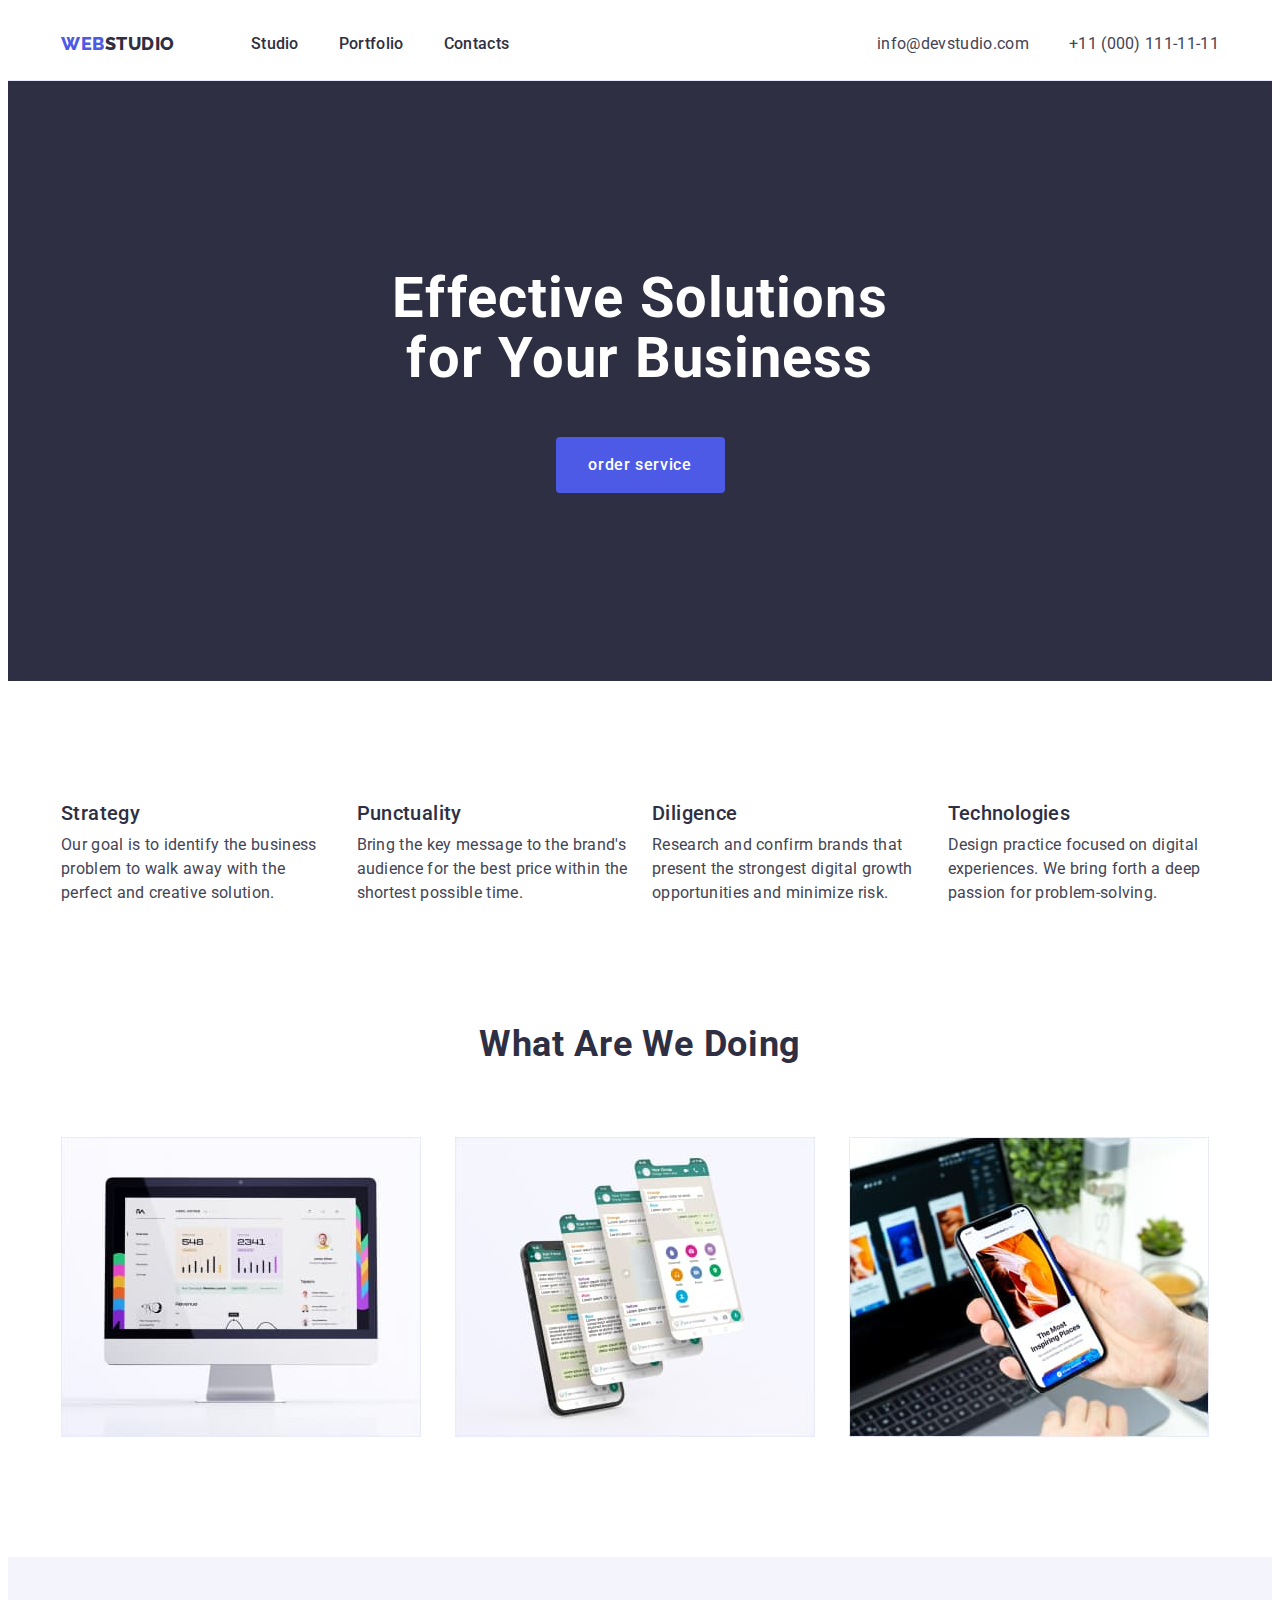
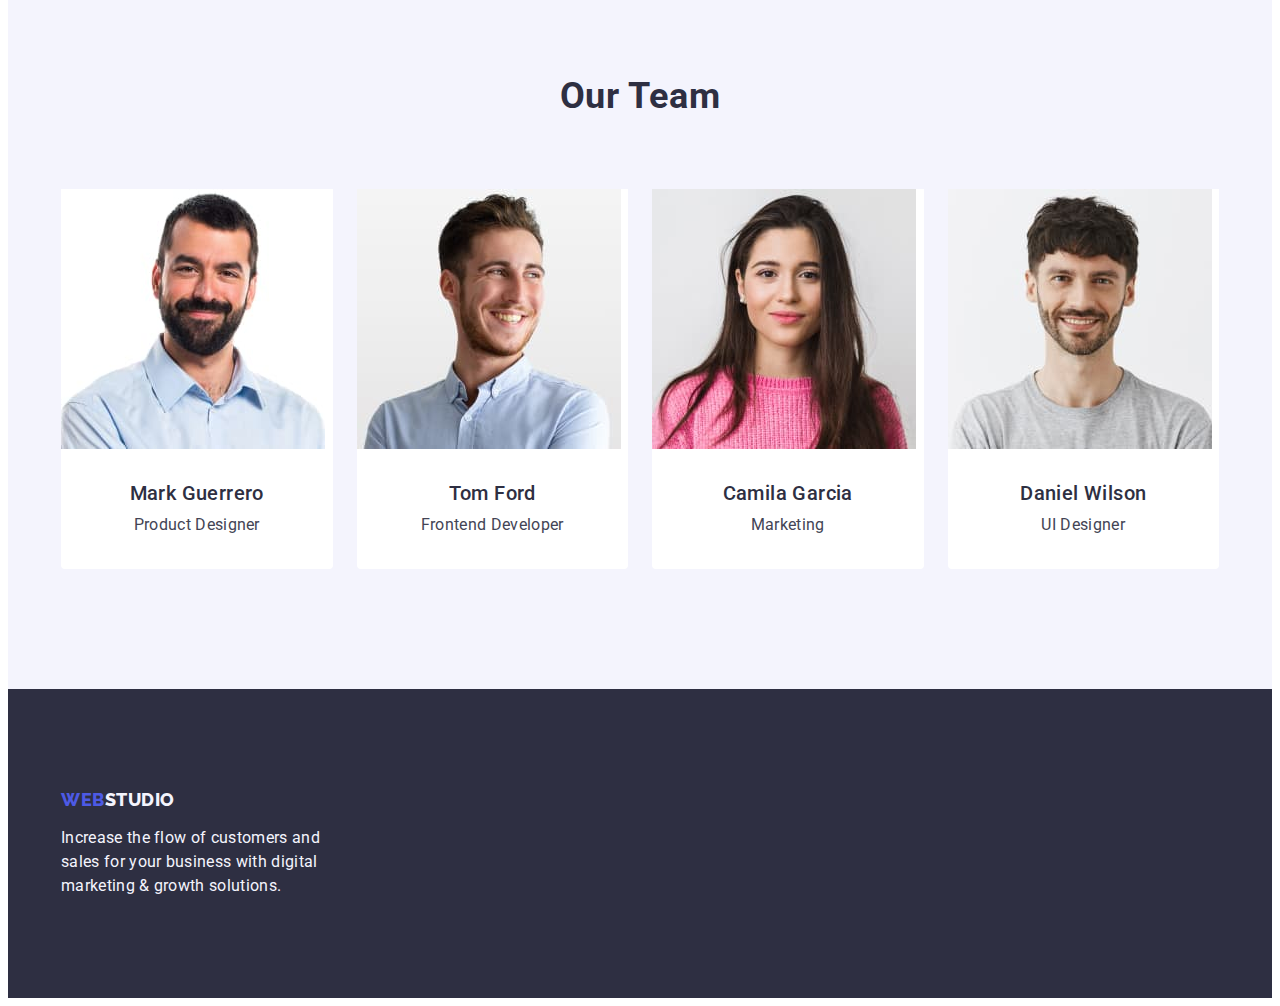
<file: index.html>
<!DOCTYPE html>
<html lang="en">
  <head>
    <meta charset="UTF-8" />
    <meta http-equiv="X-UA-Compatible" content="IE=edge" />
    <meta name="viewport" content="width=device-width, initial-scale=1.0" />
    <title>Document</title>
    <link rel="preconnect" href="https://fonts.googleapis.com">
    <link rel="preconnect" href="https://fonts.gstatic.com" crossorigin>
    <link href="https://fonts.googleapis.com/css2?family=Montserrat:wght@400;700&display=swap" rel="stylesheet">
    <!--Shrifts-->
    <link rel="preconnect" href="https://fonts.googleapis.com" />
    <link rel="preconnect" href="https://fonts.gstatic.com" crossorigin />
    <link href="https://fonts.googleapis.com/css2?family=Raleway:wght@800&family=Roboto:wght@400;500;700;900&display=swap"
        rel="stylesheet" />
    <!--modern-normalaize-->
    <link
      rel="stylesheet"
      href="https://cdnjs.cloudflare.com/ajax/libs/modern-normalize/2.0.0/modern-normalize.min.css"
      integrity="sha512-4xo8blKMVCiXpTaLzQSLSw3KFOVPWhm/TRtuPVc4WG6kUgjH6J03IBuG7JZPkcWMxJ5huwaBpOpnwYElP/m6wg=="
      crossorigin="anonymous"
      referrerpolicy="no-referrer"
    />

    <!---Custom styless-->
    <link rel="stylesheet" href="./css/styless.css">
    
   
    
  </head>
  <body class="body">
   
    <!--Header section-->
    <header class="section header">
      
      <div class="container header-container">
        <nav class="header-nav">
          <a class="link logo" href="./index.html">Web<span class="studio-dark">Studio</span>
          </a>
          <ul class="list contacts">
            <li class="li-contacts">
              <a class="link link-spc" href="./index.html">Studio</a>
            </li>
            <li class="li-contacts">
              <a class="link link-spc" href="./portfolio.html">Portfolio</a>
            </li>
            <li class="li-contacts">
              <a class="link link-spc" href="">Contacts</a>
            </li>
          </ul>
        </nav>
        <address class="list address">
          <ul class="list link-list">
            <li class="list list-mailo">
              <a class="link address-link" href="mailto:info@devstudio.com">info@devstudio.com</a>
            </li>
            <li class="list list-tell">
              <a class="link address-link" href="tel:+110001111111">+11 (000) 111-11-11</a>
            </li>
          </ul>
        </address>
      </div>
    </header>
    <main class="main">
      <!--hero section-->

      <section class="section hero-section">
        <div class="container">
          <h1 class="solutions">Effective Solutions for Your Business</h1>
          <button class="button" type="button"><span class="button-order">order service</span></button>
        </div>
      </section>
      <!--Section2-->
      <section class="section section-one">
        <div class="container">
          <h2 class="visually-hidden">none</h2>
          <ul class="list list-strategy">
            <li class="li-strategy">
              <h3 class="overview">Strategy</h3>
              <p class="message">
                Our goal is to identify the business problem to walk away with the
                perfect and creative solution.
              </p>
            </li>
            <li class="li-strategy">
              <h3 class="overview">Punctuality</h3>
              <p class="message">
                Bring the key message to the brand's audience for the best price
                within the shortest possible time.
              </p>
            </li>
            <li class="li-strategy">
              <h3 class="overview">Diligence</h3>
              <p class="message">
                Research and confirm brands that present the strongest digital
                growth opportunities and minimize risk.
              </p>
            </li>
            <li class="li-strategy">
              <h3 class="overview">Technologies</h3>
              <p class="message">
                Design practice focused on digital experiences. We bring forth a
                deep passion for problem-solving.
              </p>
            </li>
          </ul>
        </div>
      </section>
      <!--Section3-->
      <section class="section section-two">
        <div class="container">
          <h2 class="what-are-we">What are we doing</h2>
          <ul class="list ul-what-are-we">
            <li class="li-ul">
              <img src="./images/2section/monitor.jpg" alt="foto1" width="360" />
            </li>
            <li class="li-ul">
              <img src="./images/2section/telefon.jpg" alt="foto2" width="360" />
            </li>
            <li class="li-ul">
              <img src="./images/2section/planshet.jpg" alt="foto3" width="360" />
            </li>
          </ul>
        </div>
      </section>
      <!--Section4-->
      <section class="section section-three">
        <div class="container">
          <h2 class="team">Our Team</h2>
          <ul class="list ul-fotopeople">
            <li class="li-fotopeople">
              <a href="">
              <img class="fotopeople"
                src="./images/3section/Mark.img.jpg"
                alt="mark-guerrero"
                width="264"
              />
              </a>
              <div class="div-name">
              <h3 class="name">Mark Guerrero</h3>
              <p class="profession-list">Product Designer</p>
              </div>
            </li>
            <li class="li-fotopeople">
              <a href="">
              <img class="fotopeople"
                src="./images/3section/Tom.img.jpg"
                alt="tom-ford"
                width="264"
              />
              </a>
              <div class="div-name">
              <h3 class="name">Tom Ford</h3>
              <p class="profession-list">Frontend Developer</p>
              </div>
            </li>
            <li class="li-fotopeople">
              <a href="">
              <img class="fotopeople"
                src="./images/3section/Camila.img.jpg"
                alt="camila-garcia"
                width="264"
              />
              </a>
              <div class="div-name">
              <h3 class="name">Camila Garcia</h3>
              <p class="profession-list">Marketing</p>
              </div>
            </li>
            <li class="li-fotopeople">
              <a href="">
              <img class="fotopeople"
                src="./images/3section/Daniel.img.jpg"
                alt="daniel-wilson"
                width="264"
              />
              </a>
              <div class="div-name">
              <h3 class="name">Daniel Wilson</h3>
              <p class="profession-list">UI Designer</p>
              </div>
            </li>
          </ul>
        </div>
      </section>
    </main>
    <!--footer section-->
    <footer class="section footer">
      <div class="container">
        <a class="link logo logo-con" href="./index.html">Web<span class="studio-wight">Studio</span>
          </a>
        <p class="footer-incris">
          Increase the flow of customers and sales for your business with digital
          marketing & growth solutions.
        </p>
      </div>
    </footer>
  </body>
</html>
</file>
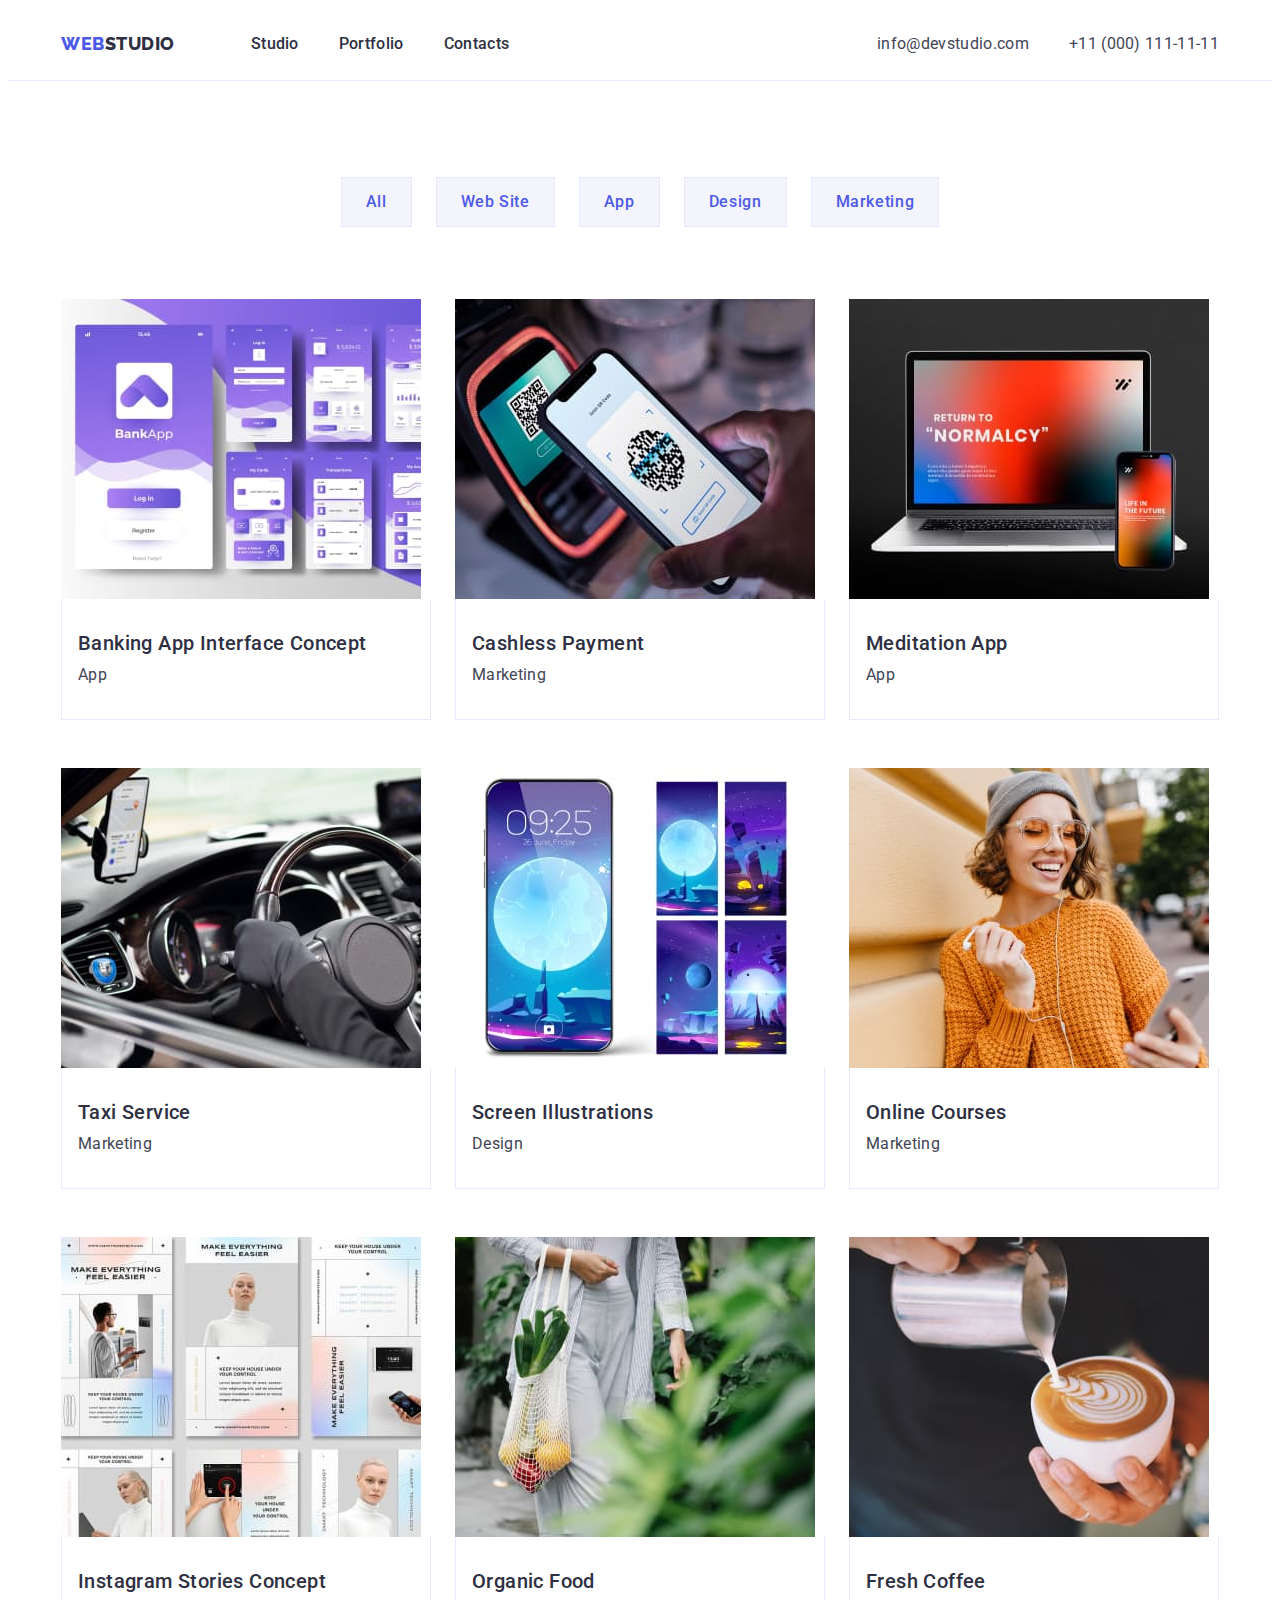
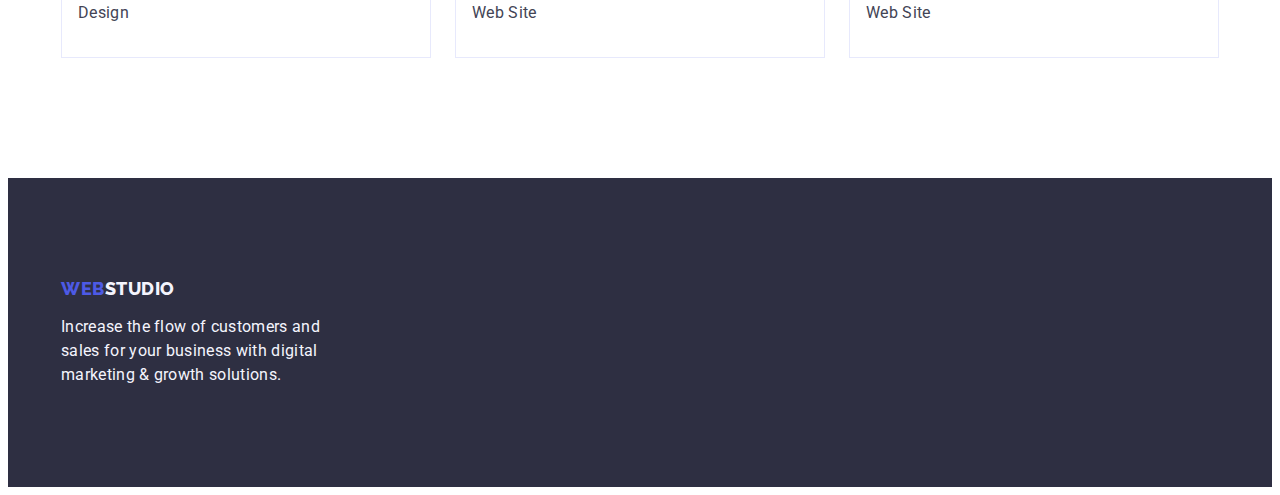
<file: portfolio.html>
<!DOCTYPE html>
<html lang="en">
<head>
    <meta charset="UTF-8">
    <meta name="viewport" content="width=device-width, initial-scale=1.0">
    <title>Document</title>
    <link rel="preconnect" href="https://fonts.googleapis.com">
    <link rel="preconnect" href="https://fonts.gstatic.com" crossorigin>
    <link href="https://fonts.googleapis.com/css2?family=Montserrat:wght@400;700&display=swap" rel="stylesheet">
     <!--Shrifts-->
    <link rel="preconnect" href="https://fonts.googleapis.com" />
    <link rel="preconnect" href="https://fonts.gstatic.com" crossorigin />
    <link href="https://fonts.googleapis.com/css2?family=Raleway:wght@800&family=Roboto:wght@400;500;700;900&display=swap"
        rel="stylesheet" />
<!--modern-normalaize-->
    <link
      rel="stylesheet"
      href="https://cdnjs.cloudflare.com/ajax/libs/modern-normalize/2.0.0/modern-normalize.min.css"
      integrity="sha512-4xo8blKMVCiXpTaLzQSLSw3KFOVPWhm/TRtuPVc4WG6kUgjH6J03IBuG7JZPkcWMxJ5huwaBpOpnwYElP/m6wg=="
      crossorigin="anonymous"
      referrerpolicy="no-referrer"
    />
     <!---Custom styless-->
    <link rel="stylesheet" href="./css/styless.css">
     
    
   
 
</head>

<body class="body">
    <header class="section header">
      
      <div class="container header-container">
        <nav class="header-nav">
          <a class="link logo" href="./index.html">Web<span class="studio-dark">Studio</span>
          </a>
          <ul class="list contacts">
            <li class="li-contacts">
              <a class="link link-spc" href="./index.html">Studio</a>
            </li>
            <li class="li-contacts">
              <a class="link link-spc" href="./portfolio.html">Portfolio</a>
            </li>
            <li class="li-contacts">
              <a class="link link-spc" href="">Contacts</a>
            </li>
          </ul>
        </nav>
        <address class="list address">
          <ul class="list link-list">
            <li class="list list-mailo">
              <a class="link address-link" href="mailto:info@devstudio.com">info@devstudio.com</a>
            </li>
            <li class="list list-tell">
              <a class="link address-link" href="tel:+110001111111">+11 (000) 111-11-11</a>
            </li>
          </ul>
        </address>
      </div>
    </header>

    <main>
      <section class="section main-section">
        <div class="container">
          <h1 class="visually-hidden">devices</h1>
          <ul class="list button-ul">
            <li class="portfolio-button-list"><button class="button-zero" type="button">All</button></li>
            <li class="portfolio-button-list"><button class="button-zero" type="button">Web Site</button></li>
            <li class="portfolio-button-list"><button class="button-zero" type="button">App</button></li>
            <li class="portfolio-button-list"><button class="button-zero" type="button">Design</button></li>
            <li class="portfolio-button-list"><button class="button-zero" type="button">Marketing</button></li>
          </ul>
          <ul class="list ul-img">
           <li class="ul-img-li">
              <a class="link" href="">
              <img class="link link-alt" src="./images/4section/Banking-App-Interface-Concept.jpg"
              alt="Banking-App-Interface-Concept" width="360">
              <div class="ul-li-div">
              <h2 class="storis">Banking App Interface Concept</h2>
              <p class="discraibe">App</p>
              </div>
              </a>
            </li>
            <li class="ul-img-li">
              <a class="link" href="">
              <img class="link link-alt" src="./images/4section/Cashless-Payment.jpg"
               alt="Cashless-Payment" width="360">
               <div class="ul-li-div">
              <h2 class="storis">Cashless Payment</h2>
              <p class="discraibe">Marketing</p>
              </div>
              </a>
            </li>
            <li class="ul-img-li">
              <a class="link" href="">
              <img class="link link-alt" src="./images/4section/Meditation-App.jpg"
              alt="Meditation-App" width="360">
              <div class="ul-li-div">
              <h2 class="storis">Meditation App</h2>
              <p class="discraibe">App</p>
              </div>
              </a>
          
            </li>
                  <li class="ul-img-li">
                    <a class="link" href="">
                      <img class="link link-alt" src="./images/4section/Taxi-Service.jpg"
                      alt="Taxi-Service" width="360">
                      <div class="ul-li-div">
                      <h2 class="storis">Taxi Service</h2>
                      <p class="discraibe">Marketing</p>
                      </div>
                      </a>
            </li>
            <li class="ul-img-li">
                    <a class="link" href="">
                      <img class="link link-alt" src="./images/4section/Screen-Illustrations.jpg"
                      alt="Screen-Illustrations" width="360">
                      <div class="ul-li-div">
                      <h2 class="storis">Screen Illustrations</h2>
                      <p class="discraibe">Design</p>
                      </div>
                      </a>
            </li>
            <li class="ul-img-li">
                    <a class="link" href="">
                      <img class="link link-alt" src="./images/4section/Online-Courses.jpg"
                      alt="Online-Courses" width="360">
                      <div class="ul-li-div">
                      <h2 class="storis">Online Courses</h2>
                      <p class="discraibe">Marketing</p>
                      </div>
                      </a>
            </li>
              <li class="ul-img-li">
                    <a class="link" href="">
                      <img class="link link-alt" src="./images/4section/Instagram-Stories-Concept.jpg"
                      alt="Instagram-Stories-Concept" width="360">
                      <div class="ul-li-div">
                      <h2 class="storis">Instagram Stories Concept</h2>
                      <p class="discraibe">Design</p>
                      </div>
                      </a>
                  </li>
                  <li class="ul-img-li">
                    <a class="link" href="">
                      <img class="link link-alt" src="./images/4section/Organic-Food.jpg"
                      alt="Organic-Food" width="360">
                      <div class="ul-li-div">
                      <h2 class="storis">Organic Food</h2>
                      <p class="discraibe">Web Site</p>
                      </div>
                      </a>
            </li>
            <li class="ul-img-li">
                    <a class="link" href="">
                      <img class="link link-alt" src="./images/4section/Fresh-Coffee.jpg"
                      alt="Fresh-Coffee" width="360">
                      <div class="ul-li-div">
                      <h2 class="storis">Fresh Coffee</h2>
                      <p class="discraibe">Web Site</p>
                      </div>
                      </a>
            </li>
              </ul>
        </div>

      </section>
    </main>
    <!--footer section-->
    <footer class="section footer">
      <div class="container">
        <a class="link logo logo-con" href="./index.html">Web<span class="studio-wight">Studio</span>
          </a>
        <p class="footer-incris">
          Increase the flow of customers and sales for your business with digital
          marketing & growth solutions.
        </p>
      </div>
    </footer>

    
</body>
</html>
</file>
<file: css/styless.css>
/*
==================
Common styless
==================
*/
:root {
        --color1: #2e2f42;
        --color2: #434455;
        --color3: #4d5ae5;
        --color4: #404bbf;
        --color5: #F4F4FD;
        --color6:#e7e9fc;
}



/*========reset=======*/
.logo,
.list-name,
.link
{
        text-decoration: none;
}
h1,
h2,
h3,
h4,
h5,
h6,
p
{
        margin:0;
}
ul,
ol
{
 list-style: none;
 margin: 0;
 padding: 0;
}
img
{
        display: block;
}
 .visually-hidden 
 {
        position: absolute;
        width: 1px;
        height: 1px;
        margin: -1px;
        border: 0;
        padding: 0;
        white-space: nowrap;
        clip-path: inset(100%);
        clip: rect(0 0 0 0);
        overflow: hidden;
        
 }
.container
{
        width: 1158px;
        margin-left: auto;
        margin-right: auto;
        padding: 0 15px ;

}
.body
{
        font-family: Roboto , sans-serif ;
        color: #434455;
        background-color: #FFFFFF;

}

.link-spc:hover,
.link-spc:focus
{
        color:var(--color4);
}

.link-spc
{
        font-weight: 500;
        font-size: 16px;
        line-height: 1.5;
        letter-spacing: 0.02em;
        color:var(--color1);

        padding-top: 24px;
        padding-bottom: 24px;
        

        
}

.studio-wight
{
        color: var(--color5);
        
}
.studio-dark
{
        
        color:var(--color1);
        padding: 24px 0 24px;
}

.logo:hover,
.logo:focus
{
        color: var(--color4);
}

.logo
{
        font-family: Raleway , sans-serif;
        font-weight: 800;
        font-size: 18px;
        line-height: 1.17;
        letter-spacing: 0.03em;
        text-transform: uppercase;
        color:var(--color3);
        margin-right: 76px;
}
.link-list
{
       display: flex;
       align-items: center;
}
.contacts
{
        display: flex;
        align-items: center;
        margin-right: 40px;
        padding: 24px 0;
        gap: 40px;
}
.header-nav
{
        display: flex;
        align-items: center;
        

}
.header-container
{
        display: flex;
        align-items: center;
        justify-content: space-between;

}

.li-studio:hover,
.li-studio:focus
{
        color:var(--color4);

}
.li-studio
{
        font-weight: 500;
        font-size: 16px;
        line-height: 1.5;
        letter-spacing: 0.02em;
        color:var(--color1);
}
.list
{
        list-style: none;
}
.address-link:hover,
.address-link:focus
{
        color: #404bbf;
}
.address-link
{
        line-height: 1.5;
        letter-spacing: 0.02em;
        color:#434455;
        
       
}
.list-tell
{
 margin-right: 0px;
}
.list-mailo
{
 margin-right: 40px;
}
.address
{
        font-style: normal;
}
.header {
        border-bottom: 1px solid #e7e9fc;
}

/*===================================header*/

.button-order
{
        color:#ffffff;
        
}
.button:hover 
{
        background-color: #404BBF;
}

.button:focus 
{
        background-color: #404BBF;
}
.button
{
        font-family: Roboto , sans-serif;
        font-weight: 500;
        font-size: 16px;
        line-height: 1.5;
        letter-spacing: 0.04em;
        cursor: pointer;
        color:#ffffff;
        background-color: #4D5AE5;
        margin-left: auto;
        margin-right: auto;

        display: block;
        min-width: 169px;
        height: 56px;
        border: none;
        border-radius: 4px;
}
.solutions 
{
        font-size: 56px;
        line-height: 1.07;
        text-align: center;
        letter-spacing: 0.02em;
        color:#ffffff;
        max-width: 496px;
        margin-left: auto;
        margin-right: auto;
        margin-bottom: 48px;
}
.hero-section
{
        background-color:#2e2f42 ;
        padding-top: 188px;
        padding-bottom: 188px;
}
/*
==================
Hero styless
==================
*/
.li-strategy
{
        width: calc((100% - 72px) / 4);
}
.list-strategy
{
        display: flex;
        gap: 24px;

}
.section-one
{
        padding-top: 120px;
        padding-bottom: 120px;

}
.message
{
        font-size: 16px;
        line-height: 1.5;
        letter-spacing: 0.02em;
        color: #434455;
}
.overview
{
        margin-bottom: 8px;
}
.overview,
.name
{
        font-weight: 500;
        font-size: 20px;
        line-height: 1.2;
        letter-spacing: 0.02em;
        color:var(--color1);
}
.li-fotopeople
{
        background-color: #FFFFFF;
}
.profession-list
{
        font-size: 16px;
        line-height: 1.5;
        letter-spacing: 0.02em;
        color:var(--color2);
        text-align: center;

}
.name
{
        text-align: center;
        margin-bottom: 8px
}
.div-name
{
        padding: 32px 16px;

}
.name:hover,
.name:focus
{
        color:var(--color4);
}
.li-ul
{
        width: calc((100% - 48px) / 3);
}
.ul-what-are-we
{
        display: flex;
        gap: 24px;
}
.what-are-we
{
        font-size: 36px;
        line-height: 1.11;
        text-align: center;
        letter-spacing: 0.02em;
        text-transform: capitalize;
        color:var(--color1);
        margin-bottom: 72px;
}
.section-two 
{
        background-color: #FFFFFF;
        padding-bottom: 120px;
}
.footer-incris
{
        line-height: 1.5;
        letter-spacing: 0.02em;
        color: #F4F4FD;
        max-width: 264px;
}
.li-fotopeople
{
        width: calc((100% - 72px) / 4);
        border-radius: 0px 0px 4px 4px;
}
.ul-fotopeople
{
        display: flex;
        gap: 24px;
}
.team
{
        font-size: 36px;
        line-height: 1.11;
        text-align: center;
        letter-spacing: 0.02em;
        text-transform: capitalize;
        color:var(--color1);
        
        margin-bottom: 72px;

}
.section-three
{
        background-color: #F4F4FD;
        padding: 120px 0;
}
.fotopeople
{
        background-color: #FFFFFF;
}
.profession 
{
        background-color: #FFFFFF;
}
.logo-con
{
        display: inline-block;
        margin-bottom: 16px;
}
.footer
{
        background-color:#2e2f42;
        padding-top: 100px;
        padding-bottom: 100px;
}
/*=====portfolio=====*/
.discraibe
{
        font-size: 16px;
        line-height:1.5;
        letter-spacing:0.02em;
        color:var(--color2)
}
.storis:hover,
.stories:focus 
{
        color: var(--color4);
}
.storis
{
        font-weight: 500;
        font-size: 20px;
        line-height: 1.2;
        letter-spacing: 0.02em;
        color:var(--color1);
        margin-bottom: 8px;
}
.link-alt
{
        font-weight: 500;
        font-size: 16px;
        line-height: 1.5;
}
.ul-li-div
{
        padding: 32px 16px;
        border: 1px solid #e7e9fc;
        border-top: none;

}
.ul-img-li
{
        width: calc((100% - 48px) / 3);
}
.ul-img
{
        display: flex;
        flex-wrap: wrap;
        column-gap: 24px;
        row-gap: 48px;
}
.button-zero:hover,
.button-zero:focus
{
        color: #FFFFFF;
        border: 1px solid transparent;
        background-color:var(--color3);
}

.button-zero
{
        font-family: Roboto, sans-serif;
        font-weight: 500;
        font-size: 16px;
        line-height: 1.5;
        letter-spacing: 0.04em;
        cursor: pointer;

        color: var(--color3);
        background-color: var(--color5);

        padding: 12px 24px;
        border: 1px solid var(--color6);
 }

 .button-ul
 {
        display: flex;
        justify-content: center;
        gap: 24px;
        margin-bottom: 72px;

 }

 .main-section
 {
        padding-top: 96px;
        padding-bottom: 120px;

 }
</file>
